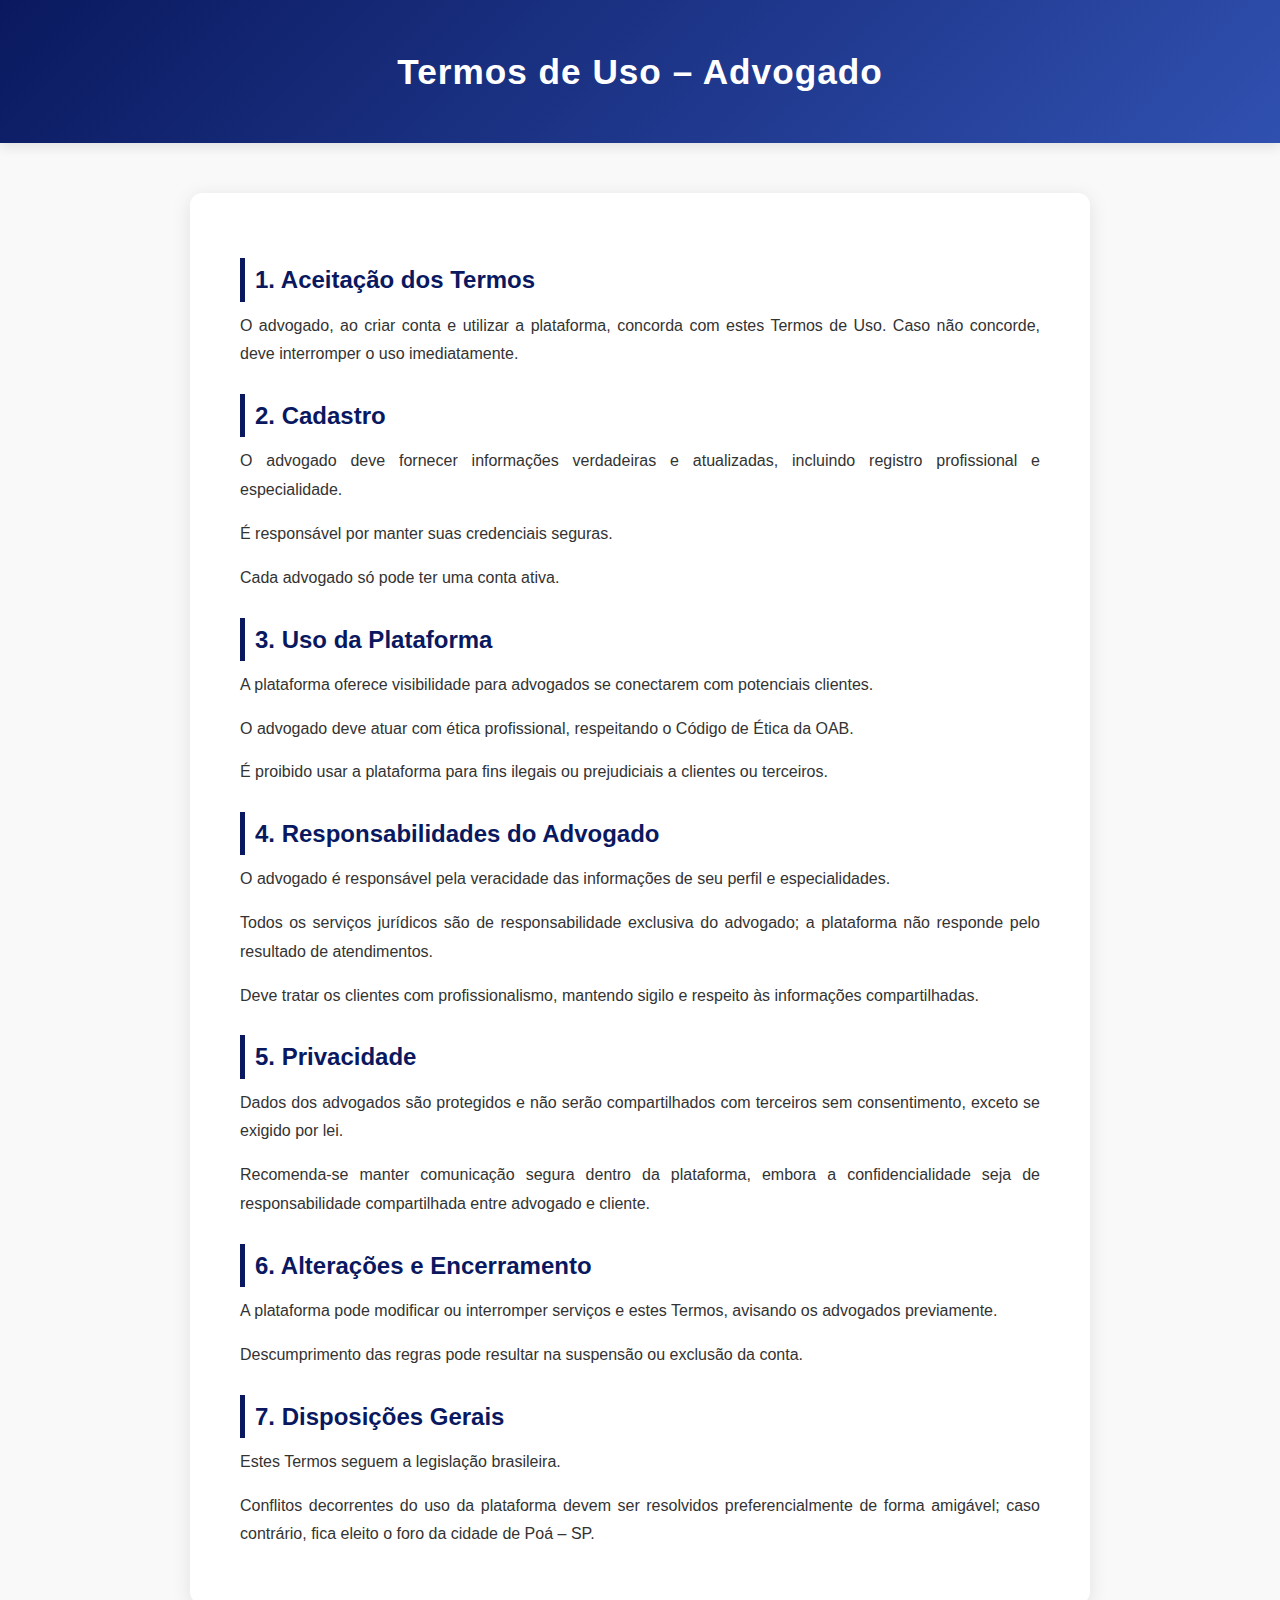
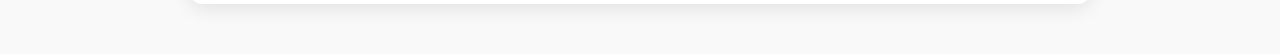
<file: termos_advogado.html>
<!DOCTYPE html>
<html lang="pt-BR">
<head>
  <meta charset="UTF-8" />
  <meta name="viewport" content="width=device-width, initial-scale=1.0" />
  <title>Termos de Uso - Advogado | Força Jurídica</title>
  <link rel="shortcut icon" href="IMAGENS/Força Jurídica.png" type="image/png" />
  <link rel="stylesheet" href="https://cdnjs.cloudflare.com/ajax/libs/font-awesome/6.4.0/css/all.min.css">
  <style>
    * {
      margin: 0;
      padding: 0;
      box-sizing: border-box;
      font-family: "Arial", sans-serif;
    }

    body {
      background-color: #f9f9f9;
      color: #333;
      line-height: 1.8;
    }

    header {
      background: linear-gradient(135deg, #0a195f, #3050b0);
      color: white;
      text-align: center;
      padding: 40px 20px;
      box-shadow: 0 4px 12px rgba(0, 0, 0, 0.1);
    }

    header h1 {
      font-size: 2.2rem;
      font-weight: 700;
      letter-spacing: 1px;
    }

    main {
      max-width: 900px;
      background: #fff;
      margin: 50px auto;
      padding: 40px 50px;
      border-radius: 12px;
      box-shadow: 0 4px 20px rgba(0, 0, 0, 0.1);
    }

    h2 {
      color: #0a195f;
      font-size: 1.5rem;
      margin-top: 25px;
      margin-bottom: 10px;
      border-left: 5px solid #0a195f;
      padding-left: 10px;
    }

    p {
      margin-bottom: 15px;
      text-align: justify;
    }
  </style>
</head>
<body>
  <header>
    <h1>Termos de Uso – Advogado</h1>
  </header>

  <main>
    <h2>1. Aceitação dos Termos</h2>
    <p>O advogado, ao criar conta e utilizar a plataforma, concorda com estes Termos de Uso. Caso não concorde, deve interromper o uso imediatamente.</p>

    <h2>2. Cadastro</h2>
    <p>O advogado deve fornecer informações verdadeiras e atualizadas, incluindo registro profissional e especialidade.</p>
    <p>É responsável por manter suas credenciais seguras.</p>
    <p>Cada advogado só pode ter uma conta ativa.</p>

    <h2>3. Uso da Plataforma</h2>
    <p>A plataforma oferece visibilidade para advogados se conectarem com potenciais clientes.</p>
    <p>O advogado deve atuar com ética profissional, respeitando o Código de Ética da OAB.</p>
    <p>É proibido usar a plataforma para fins ilegais ou prejudiciais a clientes ou terceiros.</p>

    <h2>4. Responsabilidades do Advogado</h2>
    <p>O advogado é responsável pela veracidade das informações de seu perfil e especialidades.</p>
    <p>Todos os serviços jurídicos são de responsabilidade exclusiva do advogado; a plataforma não responde pelo resultado de atendimentos.</p>
    <p>Deve tratar os clientes com profissionalismo, mantendo sigilo e respeito às informações compartilhadas.</p>

    <h2>5. Privacidade</h2>
    <p>Dados dos advogados são protegidos e não serão compartilhados com terceiros sem consentimento, exceto se exigido por lei.</p>
    <p>Recomenda-se manter comunicação segura dentro da plataforma, embora a confidencialidade seja de responsabilidade compartilhada entre advogado e cliente.</p>

    <h2>6. Alterações e Encerramento</h2>
    <p>A plataforma pode modificar ou interromper serviços e estes Termos, avisando os advogados previamente.</p>
    <p>Descumprimento das regras pode resultar na suspensão ou exclusão da conta.</p>

    <h2>7. Disposições Gerais</h2>
    <p>Estes Termos seguem a legislação brasileira.</p>
    <p>Conflitos decorrentes do uso da plataforma devem ser resolvidos preferencialmente de forma amigável; caso contrário, fica eleito o foro da cidade de Poá – SP.</p>
  </main>
</body>
</html>
</file>
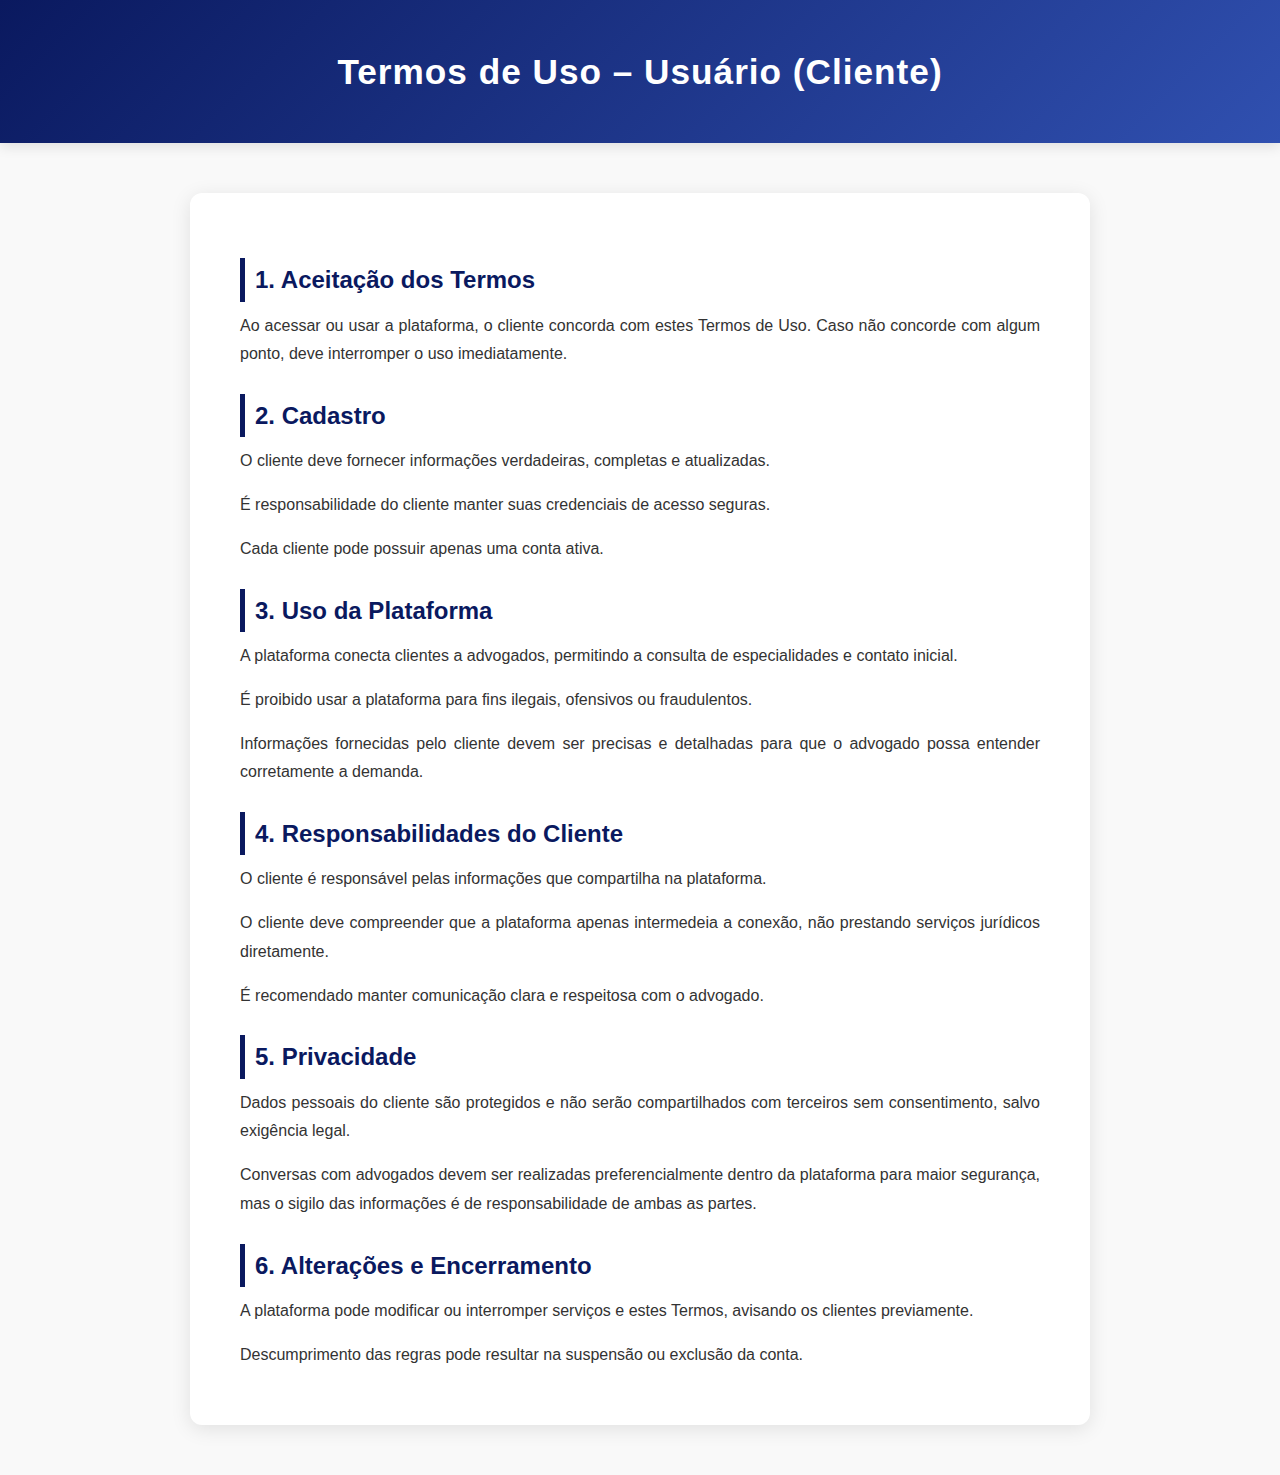
<file: termos_usuario.html>
<!DOCTYPE html>
<html lang="pt-BR">
<head>
  <meta charset="UTF-8" />
  <meta name="viewport" content="width=device-width, initial-scale=1.0" />
  <title>Termos de Uso - Usuário | Força Jurídica</title>
  <link rel="shortcut icon" href="IMAGENS/Força Jurídica.png" type="image/png" />
  <link rel="stylesheet" href="https://cdnjs.cloudflare.com/ajax/libs/font-awesome/6.4.0/css/all.min.css">
  <style>
    * {
      margin: 0;
      padding: 0;
      box-sizing: border-box;
      font-family: "Arial", sans-serif;
    }

    body {
      background-color: #f9f9f9;
      color: #333;
      line-height: 1.8;
    }

    header {
      background: linear-gradient(135deg, #0a195f, #3050b0);
      color: white;
      text-align: center;
      padding: 40px 20px;
      box-shadow: 0 4px 12px rgba(0, 0, 0, 0.1);
    }

    header h1 {
      font-size: 2.2rem;
      font-weight: 700;
      letter-spacing: 1px;
    }

    main {
      max-width: 900px;
      background: #fff;
      margin: 50px auto;
      padding: 40px 50px;
      border-radius: 12px;
      box-shadow: 0 4px 20px rgba(0, 0, 0, 0.1);
    }

    h2 {
      color: #0a195f;
      font-size: 1.5rem;
      margin-top: 25px;
      margin-bottom: 10px;
      border-left: 5px solid #0a195f;
      padding-left: 10px;
    }

    p {
      margin-bottom: 15px;
      text-align: justify;
    }
  </style>
</head>
<body>
  <header>
    <h1>Termos de Uso – Usuário (Cliente)</h1>
  </header>

  <main>
    <h2>1. Aceitação dos Termos</h2>
    <p>Ao acessar ou usar a plataforma, o cliente concorda com estes Termos de Uso. Caso não concorde com algum ponto, deve interromper o uso imediatamente.</p>

    <h2>2. Cadastro</h2>
    <p>O cliente deve fornecer informações verdadeiras, completas e atualizadas.</p>
    <p>É responsabilidade do cliente manter suas credenciais de acesso seguras.</p>
    <p>Cada cliente pode possuir apenas uma conta ativa.</p>

    <h2>3. Uso da Plataforma</h2>
    <p>A plataforma conecta clientes a advogados, permitindo a consulta de especialidades e contato inicial.</p>
    <p>É proibido usar a plataforma para fins ilegais, ofensivos ou fraudulentos.</p>
    <p>Informações fornecidas pelo cliente devem ser precisas e detalhadas para que o advogado possa entender corretamente a demanda.</p>

    <h2>4. Responsabilidades do Cliente</h2>
    <p>O cliente é responsável pelas informações que compartilha na plataforma.</p>
    <p>O cliente deve compreender que a plataforma apenas intermedeia a conexão, não prestando serviços jurídicos diretamente.</p>
    <p>É recomendado manter comunicação clara e respeitosa com o advogado.</p>

    <h2>5. Privacidade</h2>
    <p>Dados pessoais do cliente são protegidos e não serão compartilhados com terceiros sem consentimento, salvo exigência legal.</p>
    <p>Conversas com advogados devem ser realizadas preferencialmente dentro da plataforma para maior segurança, mas o sigilo das informações é de responsabilidade de ambas as partes.</p>

    <h2>6. Alterações e Encerramento</h2>
    <p>A plataforma pode modificar ou interromper serviços e estes Termos, avisando os clientes previamente.</p>
    <p>Descumprimento das regras pode resultar na suspensão ou exclusão da conta.</p>
  </main>
</body>
</html>
</file>
